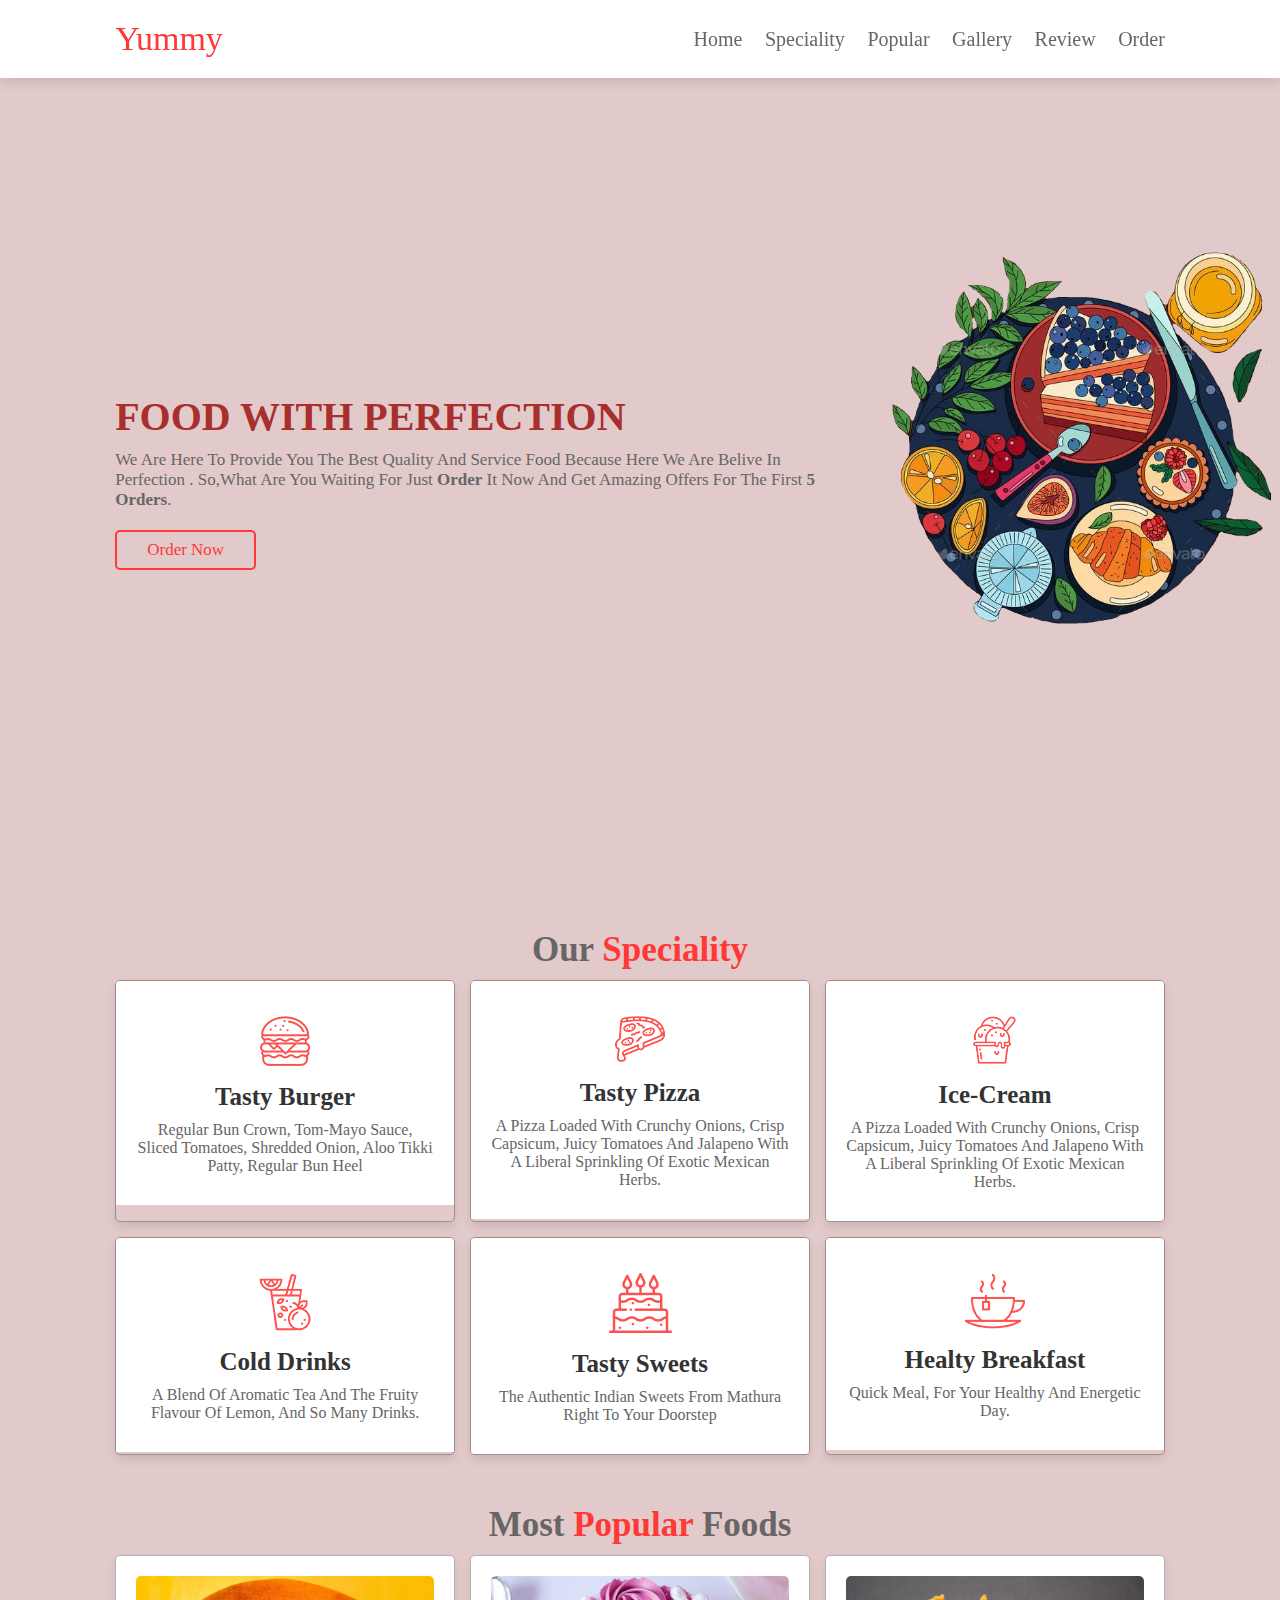
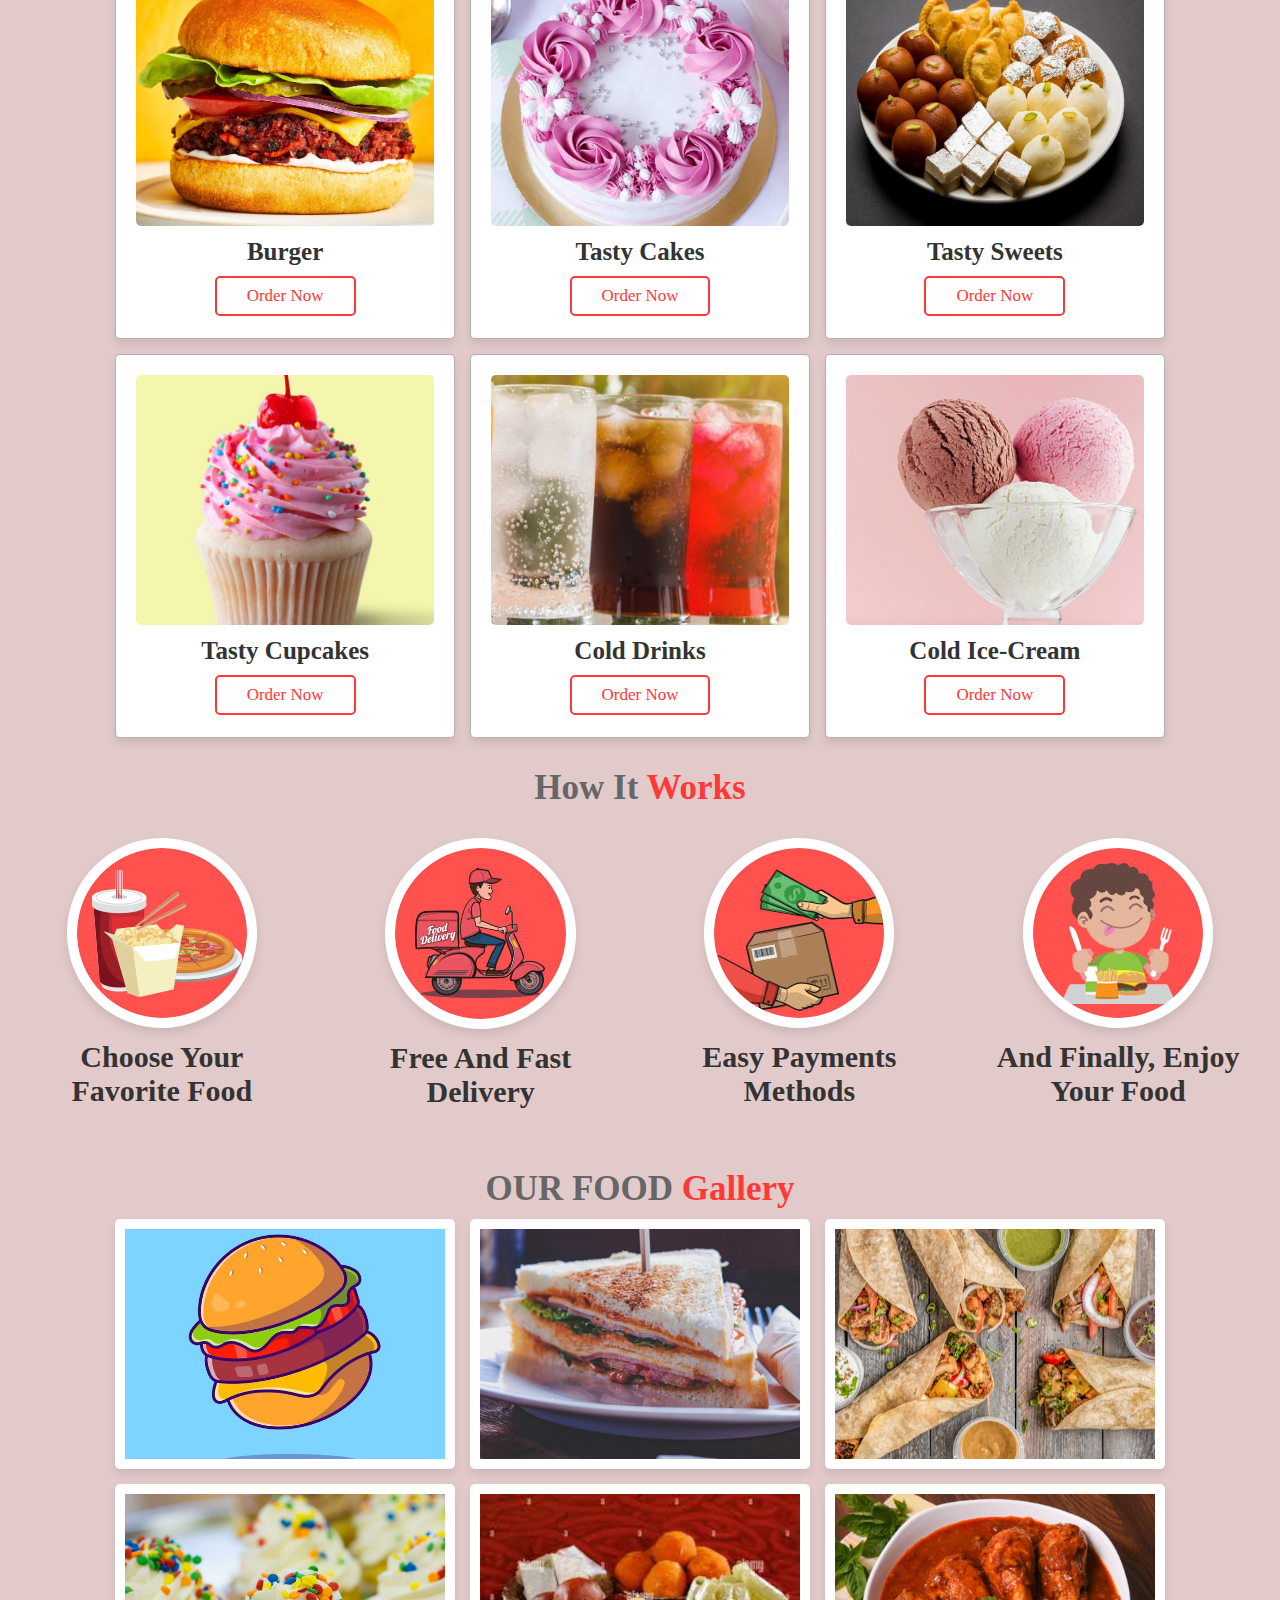
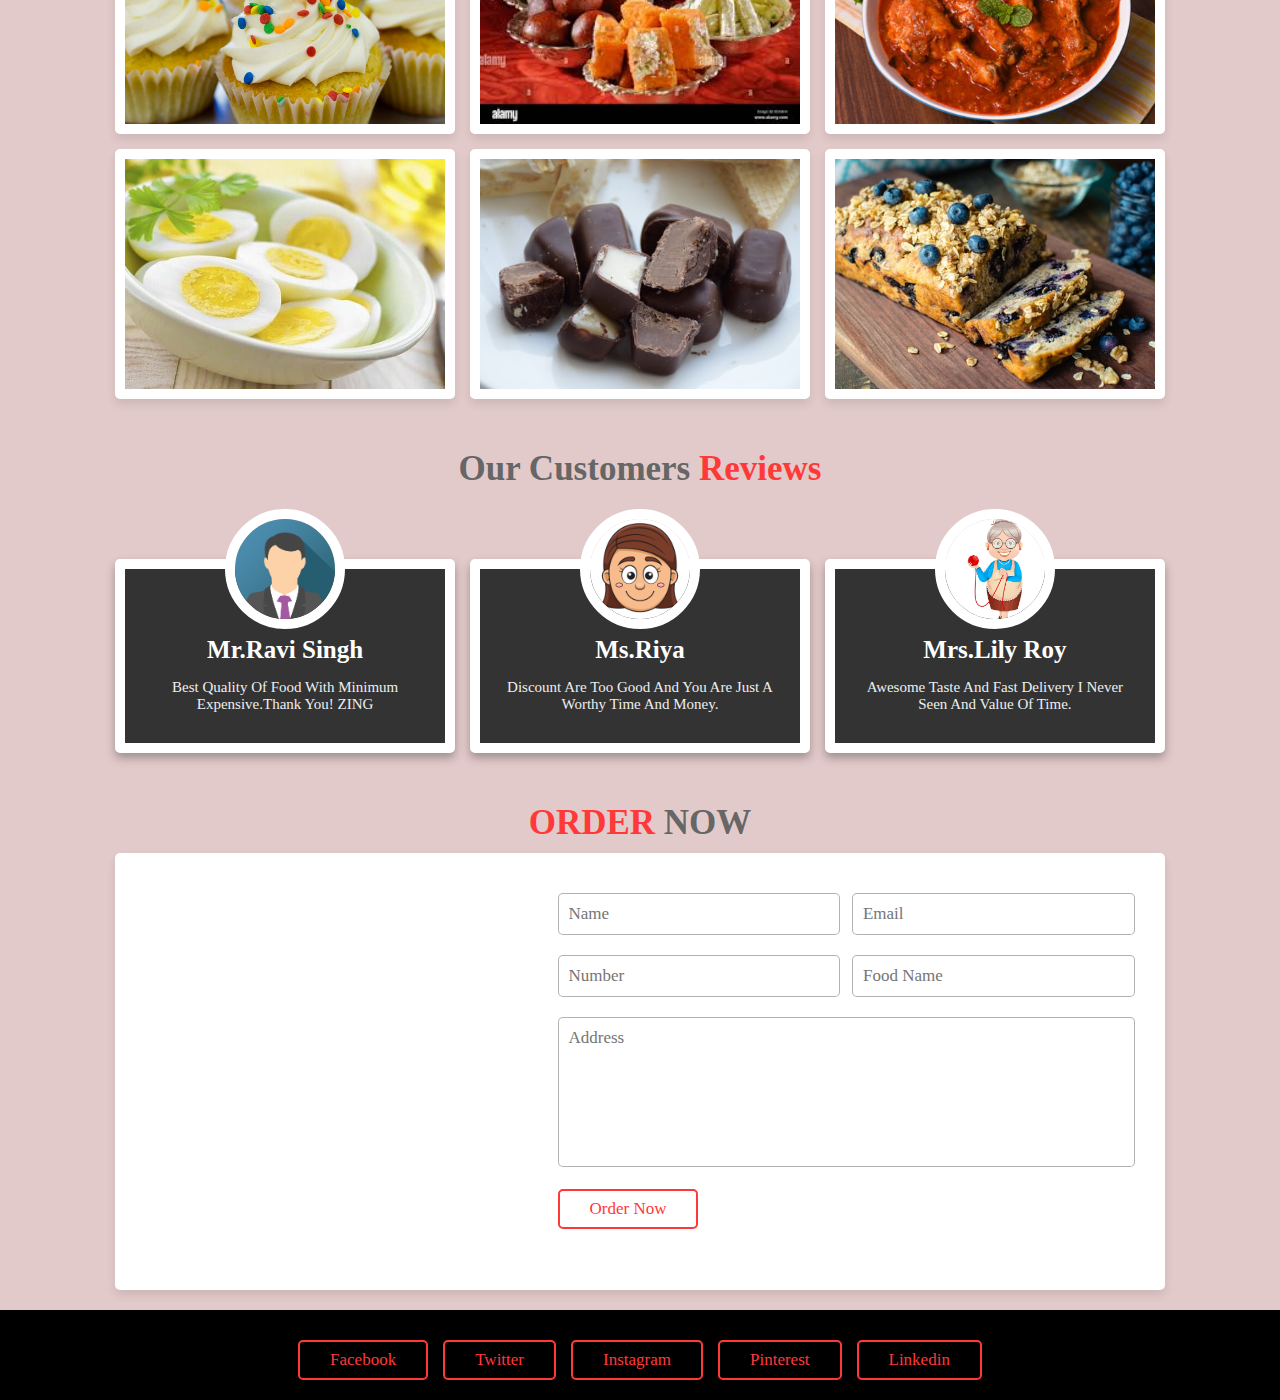
<file: index.html>
<!DOCTYPE html>
<html lang="en">
<head>
    <meta charset="UTF-8">
    <meta name="viewport" content="width=device-width, initial-scale=1.0">
    <title>Yummy</title>
    <!-- custom css file link  -->
    <link rel="stylesheet" href="index.css">
</head>
<body>

<!-- header section starts  -->
<header>
    <a href="#" class="logo"><i class="fas fa-utensils"></i>Yummy</a>
    <div id="menu-bar" cla ss="fas fa-bars"></div>
    <nav class="navbar">
        <a href="#home">home</a>
        <a href="#speciality">Speciality</a>
        <a href="#popular">Popular</a>
        <a href="#gallery">Gallery</a>
        <a href="#review">Review</a>
        <a href="#order">Order</a>
    </nav>
</header>

<!-- home section starts  -->
<section class="home" id="home">
    <div class="content">
        <h3>FOOD WITH PERFECTION</h3>
        <p>We are here to provide you the best quality and service food because here we are belive in perfection . So,what are you waiting for just <strong>Order</strong> it now and get amazing offers for the first <strong>5 orders</strong>.</p>
        <a href="#order" class="btn">Order now</a>
    </div>
    <div class="image">
        <img src="images/home.png" alt="home image">
    </div>
</section>

<!-- speciality section starts  -->
<section class="speciality" id="speciality">
    <h1 class="heading"> Our <span>Speciality</span> </h1>
    <div class="box-container">
        <div class="box">
            <div class="content">
                <img src="images/s-1.png" alt="">
                <h3>Tasty burger</h3>
                <p>Regular bun crown, Tom-Mayo sauce, Sliced tomatoes, Shredded onion, Aloo tikki patty, Regular bun heel</p>
            </div>
        </div>
        <div class="box">
            <div class="content">
                <img src="images/s-2.png" alt="">
                <h3>Tasty pizza</h3>
                <p>A pizza loaded with crunchy onions, crisp capsicum, juicy tomatoes and jalapeno with a liberal sprinkling of exotic Mexican herbs.</p>
            </div>
        </div>
        <div class="box">
            <div class="content">
                <img src="images/s-3.png" alt="">
                <h3>Ice-cream</h3>
                <p>A pizza loaded with crunchy onions, crisp capsicum, juicy tomatoes and jalapeno with a liberal sprinkling of exotic Mexican herbs.         </p>
            </div>
        </div>
        <div class="box">
            <div class="content">
                <img src="images/s-4.png" alt="">
                <h3>Cold drinks</h3>
                <p>A blend of aromatic tea and the fruity flavour of lemon, and so many drinks.         </p>
            </div>
        </div>
        <div class="box">
            <div class="content">
                <img src="images/s-5.png" alt="">
                <h3>Tasty sweets</h3>
                <p>The authentic Indian sweets from Mathura right to your doorstep      </p>
            </div>
        </div>
        <div class="box">
            <div class="content">
                <img src="images/s-6.png" alt="">
                <h3>Healty breakfast</h3>
                <p>Quick meal, for your healthy and energetic day.       </p>
            </div>
        </div>
    </div>
</section>

<!-- popular section starts  -->
<section class="popular" id="popular">
    <h1 class="heading"> Most <span>popular</span> foods </h1>
    <div class="box-container">
        <div class="box">
            <img src="images/burger.jpg" alt="">
            <h3>Burger</h3>
            <a href="#order" class="btn">Order now</a>
        </div>
        <div class="box">
            <img src="images/cake.jpg" alt="">
            <h3>tasty cakes</h3>
            <a href="#order" class="btn">order now</a>
        </div>
        <div class="box">
            <img src="images/sweets.jpg" alt="">
            <h3>tasty sweets</h3>
            <a href="#order" class="btn">order now</a>
        </div>
        <div class="box">
            <img src="images/cup_cake.jpg" alt="">
            <h3>tasty cupcakes</h3>
            <a href="#order" class="btn">order now</a>
        </div>
        <div class="box">
            <img src="images/cold_drink.jpg" alt="">
            <h3>cold drinks</h3>
            <a href="#order" class="btn">order now</a>
        </div>
        <div class="box">
            <img src="images/ice_cream.jpg" alt="">
            <h3>cold ice-cream</h3>
            <a href="#order" class="btn">order now</a>
        </div>
    </div>
</section>

<!-- steps section starts  -->
<div class="step-container">
    <h1 class="heading">how it <span>works</span></h1>
    <section class="steps">
        <div class="box">
            <img src="images/step-1.jpg" alt="">
            <h3>choose your favorite food</h3>
        </div>
        <div class="box">
            <img src="images/step-2.jpg" alt="">
            <h3>free and fast delivery</h3>
        </div>
        <div class="box">
            <img src="images/step-3.jpg" alt="">
            <h3>easy payments methods</h3>
        </div>
        <div class="box">
            <img src="images/step-4.jpg" alt="">
            <h3>and finally, enjoy your food</h3>
        </div>
    </section>
</div>

<!-- gallery section starts  -->
<section class="gallery" id="gallery">
    <h1 class="heading"><strong>OUR FOOD</strong><span> gallery </span> </h1>
    <div class="box-container">
        <div class="box">
            <img src="images/newburger2.jpg" alt="">
            <div class="content">
                <h3><strong>BURGER</strong></h3>
                <p>Triple layer burger with full of veggii and with loaded chesse.Starting from just Rs.59/-</p>
                <a href="#order" class="btn">order now</a>
            </div>
        </div>
        <div class="box">
            <img src="images/g-2.jpg" alt="">
            <div class="content">
                <h3><strong>SANDWICH</strong></h3>
                <p>Crispy,full loaded sandwich with Low calories best for diet.Starting from just Rs.69/-</p>
                <a href="#order" class="btn">order now</a>
            </div>
        </div>
        <div class="box">
            <img src="images/g-3.jpg" alt="">
            <div class="content">
                <h3><strong>ROLLS</strong></h3>
                <p>All varities of rolls veg and non-veg starting from just Rs.99/-</p>
                <a href="#order" class="btn">order now</a>
            </div>
        </div>
        <div class="box">
            <img src="images/cupi.jpg" alt="">
            <div class="content">
                <h3><strong>CUPCAKES</strong></h3>
                <p>Varities of cupcake here with less sugar starting at just only Rs.89/-</p>
                <a href="#order" class="btn">order now</a>
            </div>
        </div>
        <div class="box">
            <img src="images/gulab.jfif" alt="">
            <div class="content">
                <h3><strong>SWEETS</strong></h3>
                <p>Less sweetner sweets starting from just only Rs.10/- per piece</p>
                <a href="#order" class="btn">order now</a>
            </div>
        </div>
        <div class="box">
            <img src="images/non-veg.jfif" alt="">
            <div class="content">
                <h3><strong>CHICKEN</strong></h3>
                <p>Varities of chicken varities starting at just only Rs.100/-</p>
                <a href="#order" class="btn">order now</a>
            </div>
        </div>
        <div class="box">
            <img src="images/eggu.jpg" alt="">
            <div class="content">
                <h3><strong>EGGITERIAN</strong></h3>
                <p>Simple omellete and boiled egg avaliable only starting at just Rs.49/-.</p>
                <a href="#order" class="btn">order now</a>
            </div>
        </div>
        <div class="box">
            <img src="images/g-8.jpg" alt="">
            <div class="content">
                <h3><strong>CHOCOLATES</strong></h3>
                <p>Free 1 packet chocalate when your order is above Rs 999/- otherwise charges as per the menu.</p>
                <a href="#order" class="btn">order now</a>
            </div>
        </div>
        <div class="box">
            <img src="images/g-9.jpg" alt="">
            <div class="content">
                <h3>HANDMADE-BREADS</h3>
                <p>Special hand-made breads avaliable just try now starting at just only Rs.39/- per peice.</p>
                <a href="#order" class="btn">order now</a>
            </div>
        </div>
    </div>
</section>


<!-- review section starts  -->
<section class="review" id="review">
    <h1 class="heading"> our customers <span>reviews</span> </h1>
    <div class="box-container">
        <div class="box">
          <img src="images/SIMPLE.png" alt="">
            <h3>Mr.Ravi Singh</h3>
            <p>Best Quality of Food with minimum expensive.Thank You! ZING</p>
        </div>
        <div class="box">
            <img src="images/RIYA.jpg" alt="">
            <h3>Ms.Riya</h3>
            <p>Discount are too good and you are just a worthy time and money.</p>
        </div>
        <div class="box">
            <img src="images/granny.jpg" alt="">
            <h3>Mrs.Lily roy</h3>
            <p>Awesome taste and Fast delivery i never seen and value of time.</p>
        </div>
    </div>
</section>

<!-- order section starts  -->
<section class="order" id="order">
    <h1 class="heading"> <span>ORDER</span> NOW </h1>
    <div class="row">
        <div class="image">
            <div style="width:100%;height:0;padding-bottom:100%;position:relative;"><iframe src="https://giphy.com/embed/YPEOcXlXCbWMif2KHi" width="100%" height="100%" style="position:absolute" frameBorder="0" class="giphy-embed" allowFullScreen></iframe></div><p><a"images/ordernow.gif"></a></p>
        </div>
        <form action="">
            <div class="inputBox">
                <input type="text" placeholder="Name">
                <input type="email" placeholder="Email">
            </div>
            <div class="inputBox">
                <input type="number" placeholder="Number">
                <input type="text" placeholder="Food Name">
            </div>
            <textarea placeholder="Address" name="" id="" cols="30" rows="10"></textarea>
            <input type="submit" value="Order Now" class="btn">
        </form>
    </div>
</section>

<!-- footer section  -->
<section class="footer">
    <div class="share">
        <a href="https://facebook.com" class="btn">facebook</a>
        <a href="#" class="btn">twitter</a>
        <a href="https://https://www.instagram.com" class="btn">instagram</a>
        <a href="#" class="btn">pinterest</a>
        <a href="https://www.linkedin.com/feed/" class="btn">linkedin</a>
    </div>
</section>
</file>
<file: index.css>
@import url('https://fonts.googleapis.com/css2?family=Nunito:wght@200;300;400;600;700&display=swap');

:root {
  --red:#ff3838;
}

*{
  font-family: ui-sans-serif;
  margin:0; padding:0;
  box-sizing: border-box;
  outline: none; border:none;
  text-decoration: none;
  text-transform: capitalize;
  transition:all .2s linear;
}

*::selection {
  background:var(--red);
  color:#fff;
}

html {
  font-size: 62.5%;
  overflow-x: hidden;
  scroll-behavior: smooth;
  scroll-padding-top: 6rem;
}

body {
  background:#e3caca;
}

section {
  padding:2rem 9%;
}

.heading {
  text-align: center;
  font-size: 3.5rem;
  padding:1rem;
  color:#666;
}

.heading span {
  color:var(--red);
}

.btn {
  display: inline-block;
  padding:.8rem 3rem;
  border:.2rem solid var(--red);
  color:var(--red);
  cursor: pointer;
  font-size: 1.7rem;
  border-radius: .5rem;
  position: relative;
  overflow: hidden;
  z-index: 0;
  margin-top: 1rem;
}

.btn::before {
  content: '';
  position: absolute;
  top:0; right: 0;
  width:0%;
  height:100%;
  background:var(--red);
  transition: .3s linear;
  z-index: -1;
}

.btn:hover::before {
  width:100%;
  left: 0;
}

.btn:hover {
  color:#fff;
}

header {
  position: fixed;
  top:0; left: 0; right:0;
  z-index: 1000;
  display: flex;
  align-items: center;
  justify-content: space-between;
  background:#fff;
  padding:2rem 9%;
  box-shadow: 0 .5rem 1rem rgba(0,0,0,.1);
}

header .logo {
    font-size: 3.4rem;
    font-weight: 200;
    color: #ef476f;
    font-family:fantasy;
    padding-right: .5rem;
    color:var(--red);
}

header .navbar a {
  font-size: 2rem;
  margin-left: 2rem;
  color:#666;
}

header .navbar a:hover {
  color:var(--red);
}

#menu-bar {
  font-size: 3rem;
  cursor: pointer;
  color:#666;
  border:.1rem solid #666;
  border-radius: .3rem;
  padding:.5rem 1.5rem;
  display: none;
}

.home {
  display: flex;
  flex-wrap: nowrap;
  gap:1.5rem;
  min-height: 100vh;
  align-items: center;
  background-size: cover;
  background-position: center;
}

.home .content {
  padding-top: 6.5rem;
}

.home .image img {
  width:140%;
  padding:2rem;
}

.home .content h3 {
  font-size: 4rem;
  color:#a92f2f;
}

.home .content p {
  font-size: 1.7rem;
  color:#666;
  padding:1rem 0;
}

.speciality .box-container {
  display: flex;
  flex-wrap: wrap;
  gap:1.5rem;
}

.speciality .box-container .box {
  flex:1 1 30rem;
  position: relative;
  overflow: hidden;
  box-shadow: 0 .5rem 1rem rgba(0,0,0,.1);
  border:.1rem solid rgba(0,0,0,.3);
  cursor: pointer;
  border-radius: .5rem;
}

.speciality .box-container .box .image {
  height:100%;
  width:100%;
  object-fit: cover;
  position: absolute;
  top:-100%; left:0;
}

.speciality .box-container .box .content {
  text-align: center;
  background:#fff;
  padding:2rem;
}

.speciality .box-container .box .content img {
  margin:1.5rem 0;
}

.speciality .box-container .box .content h3 {
  font-size: 2.5rem;
  color:#333;
}

.speciality .box-container .box .content p {
  font-size: 1.6rem;
  color:#666;
  padding:1rem 0;
}

.speciality .box-container .box:hover .image {
  top:0;
}

/* .speciality .box-container .box:hover .content {
  transform: translateY(100%);
} */
.popular{
  margin-left: auto;
  margin-right: auto;

}
.popular .box-container {
  display: flex;
  flex-wrap: wrap;
  gap:1.5rem;
}

.popular .box-container .box {
  padding:2rem;
  background:#fff;
  box-shadow: 0 .5rem 1rem rgba(0,0,0,.1);
  border:.1rem solid rgba(0,0,0,.3);
  border-radius: .5rem;
  text-align: center;
  flex:1 1 30rem;
  position: relative;
}

.popular .box-container .box img {
  height:25rem;
  object-fit: cover;
  width:100%;
  border-radius: .5rem;
}

.popular .box-container .box .price {
  position: absolute;
  top:3rem; left:3rem;
  background:var(--red);
  color:#fff;
  font-size: 2rem;
  padding:.5rem 1rem;
  border-radius: .5rem;
}

.popular .box-container .box h3 {
  color:#333;
  font-size: 2.5rem;
  padding-top: 1rem;
}

.steps {
  display: flex;
  flex-wrap: wrap;
  gap:1.5rem;
  padding:1rem;
}

.steps .box {
  flex:1 1 25rem;
  padding:1rem;
  text-align: center;
}

.steps .box img {
  border-radius: 50%;
  border:1rem solid #fff;
  box-shadow: 0 .5rem 1rem rgba(0,0,0,.1);
}

.steps .box h3 {
  font-size: 3rem;
  color:#333;
  padding:1rem;
}

.gallery .box-container {
  display: flex;
  flex-wrap: wrap;
  gap:1.5rem;
}

.gallery .box-container .box {
  height:25rem;
  flex:1 1 30rem;
  border:1rem solid #fff;
  box-shadow: 0 .5rem 1rem rgba(0,0,0,.1);
  border-radius: .5rem;
  position: relative;
  overflow:hidden;
}

.gallery .box-container .box img {
  height:100%;
  width:100%;
  object-fit: cover;
}

.gallery .box-container .box .content {
  position: absolute;
  top:-100%; left:0;
  height: 100%;
  width:100%;
  background:rgba(255,255,255,.9);
  padding:2rem;
  padding-top: 5rem;
  text-align: center;
}

.gallery .box-container .box .content h3 {
  font-size: 2.5rem;
  color:#333;
}

.gallery .box-container .box .content p {
  font-size: 1.5rem;
  color:#666;
  padding:1rem 0;
}

/* .gallery .box-container .box:hover .content {
  top:0;
} */

.review .box-container {
  display: flex;
  flex-wrap: wrap;
  gap:1.5rem;
}

.review .box-container .box {
  text-align: center;
  padding:2rem;
  border:1rem solid #fff;
  box-shadow: 0 .5rem 1rem rgba(0,0,0,.3);
  border-radius: .5rem;
  flex:1 1 30rem;
  background:#333;
  margin-top: 6rem;
}

.review .box-container .box img {
  height: 12rem;
  width:12rem;
  border-radius: 50%;
  border:1rem solid #fff;
  margin-top: -8rem;
  object-fit: cover;
}

.review .box-container .box h3 {
  font-size: 2.5rem;
  color:#fff;
  padding:.5rem 0;
}

.review .box-container .box .stars i {
  font-size: 2rem;
  color:var(--red);
  padding:.5rem 0;
}

.review .box-container .box p {
  font-size: 1.5rem;
  color:#eee;
  padding:1rem 0;
}

.order .row {
  padding:2rem;
  box-shadow: 0 .5rem 1rem rgba(0,0,0,.1);
  background:#fff;
  display: flex;
  flex-wrap: wrap;
  gap:1.5rem;
  border-radius: .5rem;
}

.order .row .image {
  flex:1 1 30rem;
}

.order .row .image img {
  height: 100%;
  width:100%;
  object-fit: cover;
  border-radius: .5rem;
}

.order .row form {
  flex:1 1 50rem;
  padding:1rem;
}

.order .row form .inputBox {
  display: flex;
  justify-content: space-between;
  flex-wrap: wrap;
}

.order .row form .inputBox input, .order .row form textarea {
  padding:1rem;
  margin:1rem 0;
  font-size: 1.7rem;
  color:#333;
  text-transform: none;
  border:.1rem solid rgba(0,0,0,.3);
  border-radius: .5rem;
  width:49%;
}

.order .row form textarea {
  width:100%;
  resize: none;
  height:15rem;
}

.order .row form .btn {
  background:none;
}

.order .row form .btn:hover {
  background:var(--red);
}

.footer {
  background:#000;
  text-align: center;
}

.footer .share {
  display: flex;
  gap:1.5rem;
  justify-content: center;
  flex-wrap: wrap;
}
</file>
